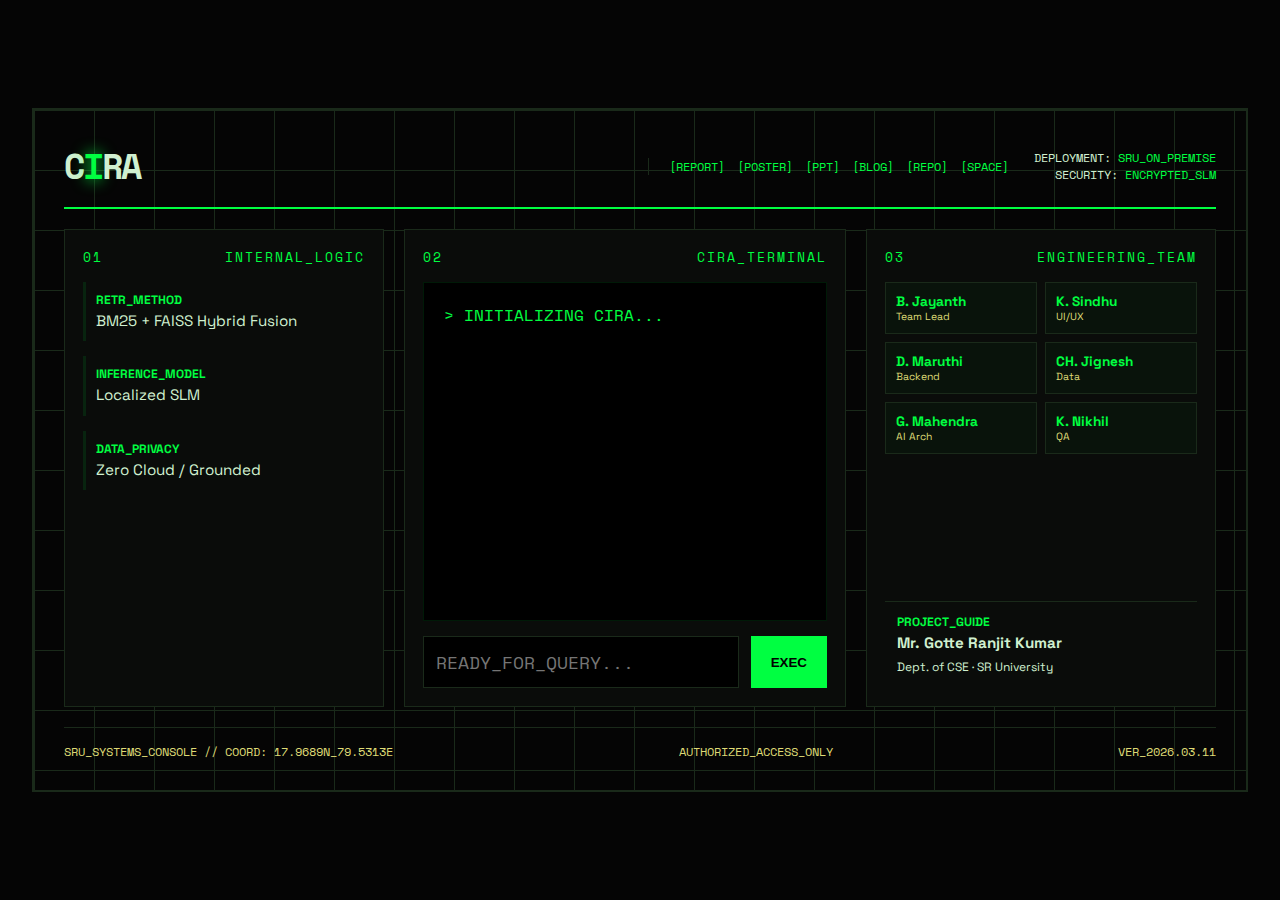
<file: CIRA/1.0/index.html>
<!DOCTYPE html>
<html lang="en">

<head>
    <meta charset="UTF-8">
    <meta name="viewport" content="width=device-width, initial-scale=1.0">
    <title>CIRA | System Console</title>
    <link href="https://fonts.googleapis.com/css2?family=Space+Grotesk:wght@300;500;700&family=Space+Mono&display=swap"
        rel="stylesheet">
    <style>
        :root {
            --bg: #050505;
            --panel: #0a0c0a;
            --accent: #00ff41;
            --accent-dim: rgba(0, 255, 65, 0.1);
            --border: #1a2a1a;
            --text-main: #d0f0d0;
            --text-dim: #deda75;
        }

        * {
            box-sizing: border-box;
            margin: 0;
            padding: 0;
        }

        body {
            background-color: var(--bg);
            color: var(--text-main);
            font-family: 'Space Grotesk', sans-serif;
            height: 100vh;
            display: flex;
            align-items: center;
            justify-content: center;
            overflow: hidden;
            font-size: 18px;
        }

        /* --- DOCUMENT OVERLAY --- */
        #overlay {
            position: fixed;
            inset: 0;
            background: rgba(0, 0, 0, 0.95);
            z-index: 1000;
            display: none;
            flex-direction: column;
            padding: 30px;
        }

        #overlay-header {
            display: flex;
            justify-content: space-between;
            align-items: center;
            margin-bottom: 15px;
            border-bottom: 1px solid var(--accent);
            padding-bottom: 10px;
        }

        #overlay-frame {
            flex: 1;
            border: 1px solid var(--border);
            background: #fff;
            border-radius: 4px;
        }

        .close-btn {
            background: var(--accent);
            color: #000;
            border: none;
            padding: 5px 15px;
            cursor: pointer;
            font-weight: 700;
            font-family: 'Space Mono';
        }

        .console-canvas {
            width: 95vw;
            height: calc(95vw * 9 / 16);
            max-height: 95vh;
            max-width: calc(95vh * 16 / 9);
            border: 2px solid var(--border);
            background-image:
                linear-gradient(var(--border) 1px, transparent 1px),
                linear-gradient(90deg, var(--border) 1px, transparent 1px);
            background-size: 60px 60px;
            display: grid;
            grid-template-rows: auto 1fr auto;
            padding: 30px;
            gap: 20px;
            position: relative;
        }

        .top-nav {
            display: flex;
            justify-content: space-between;
            align-items: center;
            border-bottom: 2px solid var(--accent);
            padding-bottom: 15px;
        }

        .brand {
            font-family: 'Space Mono', monospace;
            font-weight: 700;
            font-size: 2.2rem;
            letter-spacing: -2px;
        }

        .brand span {
            color: var(--accent);
            text-shadow: 0 0 15px var(--accent);
        }

        /* --- HEADER OPTIONS --- */
        .header-meta {
            display: flex;
            align-items: center;
            gap: 25px;
            font-family: 'Space Mono', monospace;
            font-size: 0.75rem;
            text-align: right;
        }

        .nav-group {
            display: flex;
            gap: 12px;
            border-left: 1px solid var(--border);
            padding-left: 20px;
        }

        .nav-group span,
        .nav-group a {
            color: var(--accent);
            text-decoration: none;
            cursor: pointer;
            transition: opacity 0.2s;
        }

        .nav-group span:hover,
        .nav-group a:hover {
            text-decoration: underline;
            opacity: 0.8;
        }

        .main-layout {
            display: grid;
            grid-template-columns: 320px 1fr 350px;
            gap: 20px;
            min-height: 0;
        }

        .panel {
            background: var(--panel);
            border: 1px solid var(--border);
            padding: 18px;
            display: flex;
            flex-direction: column;
            position: relative;
        }

        .panel-header {
            font-family: 'Space Mono', monospace;
            font-size: 0.8rem;
            color: var(--accent);
            margin-bottom: 15px;
            display: flex;
            justify-content: space-between;
            text-transform: uppercase;
            letter-spacing: 2px;
        }

        .data-node {
            margin-bottom: 15px;
            padding: 10px;
            border-left: 3px solid var(--accent-dim);
        }

        .node-lbl {
            font-size: 0.75rem;
            color: var(--accent);
            font-weight: 700;
            display: block;
        }

        .node-val {
            font-size: 0.95rem;
            color: var(--text-main);
            line-height: 1.4;
        }

        .terminal-core {
            flex: 1;
            background: #000;
            border: 1px solid var(--accent-dim);
            padding: 20px;
            font-family: 'Space Mono', monospace;
            font-size: 1rem;
            overflow-y: auto;
            color: var(--accent);
        }

        .term-line {
            margin-bottom: 10px;
            opacity: 0;
            transform: translateY(5px);
            transition: all 0.3s ease;
        }

        .term-line.visible {
            opacity: 1;
            transform: translateY(0);
        }

        .cursor {
            display: inline-block;
            width: 10px;
            height: 18px;
            background: var(--accent);
            animation: blink 1s infinite;
            vertical-align: middle;
        }

        .input-area {
            margin-top: 15px;
            display: flex;
            gap: 12px;
        }

        .input-area input {
            flex: 1;
            background: #000;
            border: 1px solid var(--border);
            color: var(--accent);
            padding: 12px;
            outline: none;
            font-family: 'Space Mono';
            font-size: 1.1rem;
        }

        .team-matrix {
            display: grid;
            grid-template-columns: 1fr 1fr;
            gap: 8px;
        }

        .member-chip {
            background: rgba(0, 255, 65, 0.03);
            border: 1px solid var(--border);
            padding: 10px;
        }

        .member-chip h6 {
            font-size: 0.85rem;
            color: var(--accent);
        }

        .member-chip p {
            font-size: 0.65rem;
            color: var(--text-dim);
        }

        @keyframes blink {
            50% {
                opacity: 0;
            }
        }

        footer {
            display: flex;
            justify-content: space-between;
            font-family: 'Space Mono', monospace;
            font-size: 0.75rem;
            color: var(--text-dim);
            padding-top: 15px;
            border-top: 1px solid var(--border);
        }
    </style>
</head>

<body>

    <div id="overlay">
        <div id="overlay-header">
            <span id="overlay-title" style="font-family:'Space Mono'; color:var(--accent)">DOCUMENT_VIEWER</span>
            <button class="close-btn" onclick="closeOverlay()">X CLOSE</button>
        </div>
        <iframe id="overlay-frame" src=""></iframe>
    </div>

    <div class="console-canvas">
        <nav class="top-nav">
            <div class="brand">C<span>I</span>RA</div>
            <div class="header-meta">
                <div class="nav-group">
                    <span onclick="openDoc('Report', 'report.pdf')">[REPORT]</span>
                    <span onclick="openDoc('Poster', 'poster.pdf')">[POSTER]</span>
                    <span onclick="openDoc('PPT', 'presentation.pdf')">[PPT]</span>
                    <a href="https://medium.com/@jayanthbottu/c-i-r-a-111c2f6de0cb"
                        target="_blank">[BLOG]</a>
                    <a href="https://github.com/jayanthbottu/Campus-Information-Retrieval-Assistant"
                        target="_blank">[REPO]</a>
                    <a href="https://huggingface.co/spaces/jayanthbottu/CIRA/tree/main" target="_blank">[SPACE]</a>
                </div>
                <div>
                    DEPLOYMENT: <span style="color:var(--accent)">SRU_ON_PREMISE</span><br>
                    SECURITY: <span style="color:var(--accent)">ENCRYPTED_SLM</span>
                </div>
            </div>
        </nav>

        <main class="main-layout">
            <section class="panel">
                <div class="panel-header"><span>01</span><span>Internal_Logic</span></div>
                <div class="data-node">
                    <span class="node-lbl">RETR_METHOD</span>
                    <span class="node-val">BM25 + FAISS Hybrid Fusion</span>
                </div>
                <div class="data-node">
                    <span class="node-lbl">INFERENCE_MODEL</span>
                    <span class="node-val">Localized SLM</span>
                </div>
                <div class="data-node">
                    <span class="node-lbl">DATA_PRIVACY</span>
                    <span class="node-val">Zero Cloud / Grounded</span>
                </div>
            </section>

            <section class="panel">
                <div class="panel-header"><span>02</span><span>CIRA_Terminal</span></div>
                <div class="terminal-core" id="terminal">
                </div>
                <div class="input-area">
                    <input type="text" placeholder="READY_FOR_QUERY..." id="termInput">
                    <button
                        style="background:var(--accent); color:black; border:none; padding: 0 20px; font-weight:700; cursor:pointer;">EXEC</button>
                </div>
            </section>

            <section class="panel">
                <div class="panel-header"><span>03</span><span>Engineering_Team</span></div>
                <div class="team-matrix">
                    <div class="member-chip">
                        <h6>B. Jayanth</h6>
                        <p>Team Lead</p>
                    </div>
                    <div class="member-chip">
                        <h6>K. Sindhu</h6>
                        <p>UI/UX</p>
                    </div>
                    <div class="member-chip">
                        <h6>D. Maruthi</h6>
                        <p>Backend</p>
                    </div>
                    <div class="member-chip">
                        <h6>CH. Jignesh</h6>
                        <p>Data</p>
                    </div>
                    <div class="member-chip">
                        <h6>G. Mahendra</h6>
                        <p>AI Arch</p>
                    </div>
                    <div class="member-chip">
                        <h6>K. Nikhil</h6>
                        <p>QA</p>
                    </div>
                </div>
                <div style="margin-top: auto; padding: 12px; border-top: 1px solid var(--border);">
                    <span class="node-lbl">PROJECT_GUIDE</span>
                    <span class="node-val" style="font-weight:700">Mr. Gotte Ranjit Kumar</span><br>
                    <span class="node-val" style="font-size: 0.75rem">Dept. of CSE · SR University</span>
                </div>
            </section>
        </main>

        <footer>
            <div>SRU_SYSTEMS_CONSOLE // COORD: 17.9689N_79.5313E</div>
            <div>AUTHORIZED_ACCESS_ONLY</div>
            <div>VER_2026.03.11</div>
        </footer>
    </div>

    <script>
        const terminal = document.getElementById('terminal');
        const lines = [
            { text: "> INITIALIZING CIRA...", delay: 500 },
            { text: "> ESTABLISHING SECURE CONNECTION...", delay: 1000 },
            { text: "> [USER]: Hi", delay: 1500, color: '#d0f0d0' },
            { text: "> [SYSTEM]: This is CIRA, your campus assistant.", delay: 2200 },
            { text: "> RAG PIPELINE ONLINE. READY FOR QUERY. <span class='cursor'></span>", delay: 3000 }
        ];

        function runAnimation() {
            lines.forEach((line, index) => {
                setTimeout(() => {
                    const div = document.createElement('div');
                    div.className = 'term-line';
                    div.innerHTML = line.text;
                    if (line.color) div.style.color = line.color;
                    terminal.appendChild(div);
                    void div.offsetWidth;
                    div.classList.add('visible');
                    terminal.scrollTop = terminal.scrollHeight;
                }, line.delay);
            });
        }

        function openDoc(title, url) {
            document.getElementById('overlay-title').innerText = "VIEWING_" + title.toUpperCase();
            document.getElementById('overlay-frame').src = url;
            document.getElementById('overlay').style.display = 'flex';
        }

        function closeOverlay() {
            document.getElementById('overlay').style.display = 'none';
            document.getElementById('overlay-frame').src = '';
        }

        window.onload = runAnimation;
    </script>
</body>

</html>
</file>
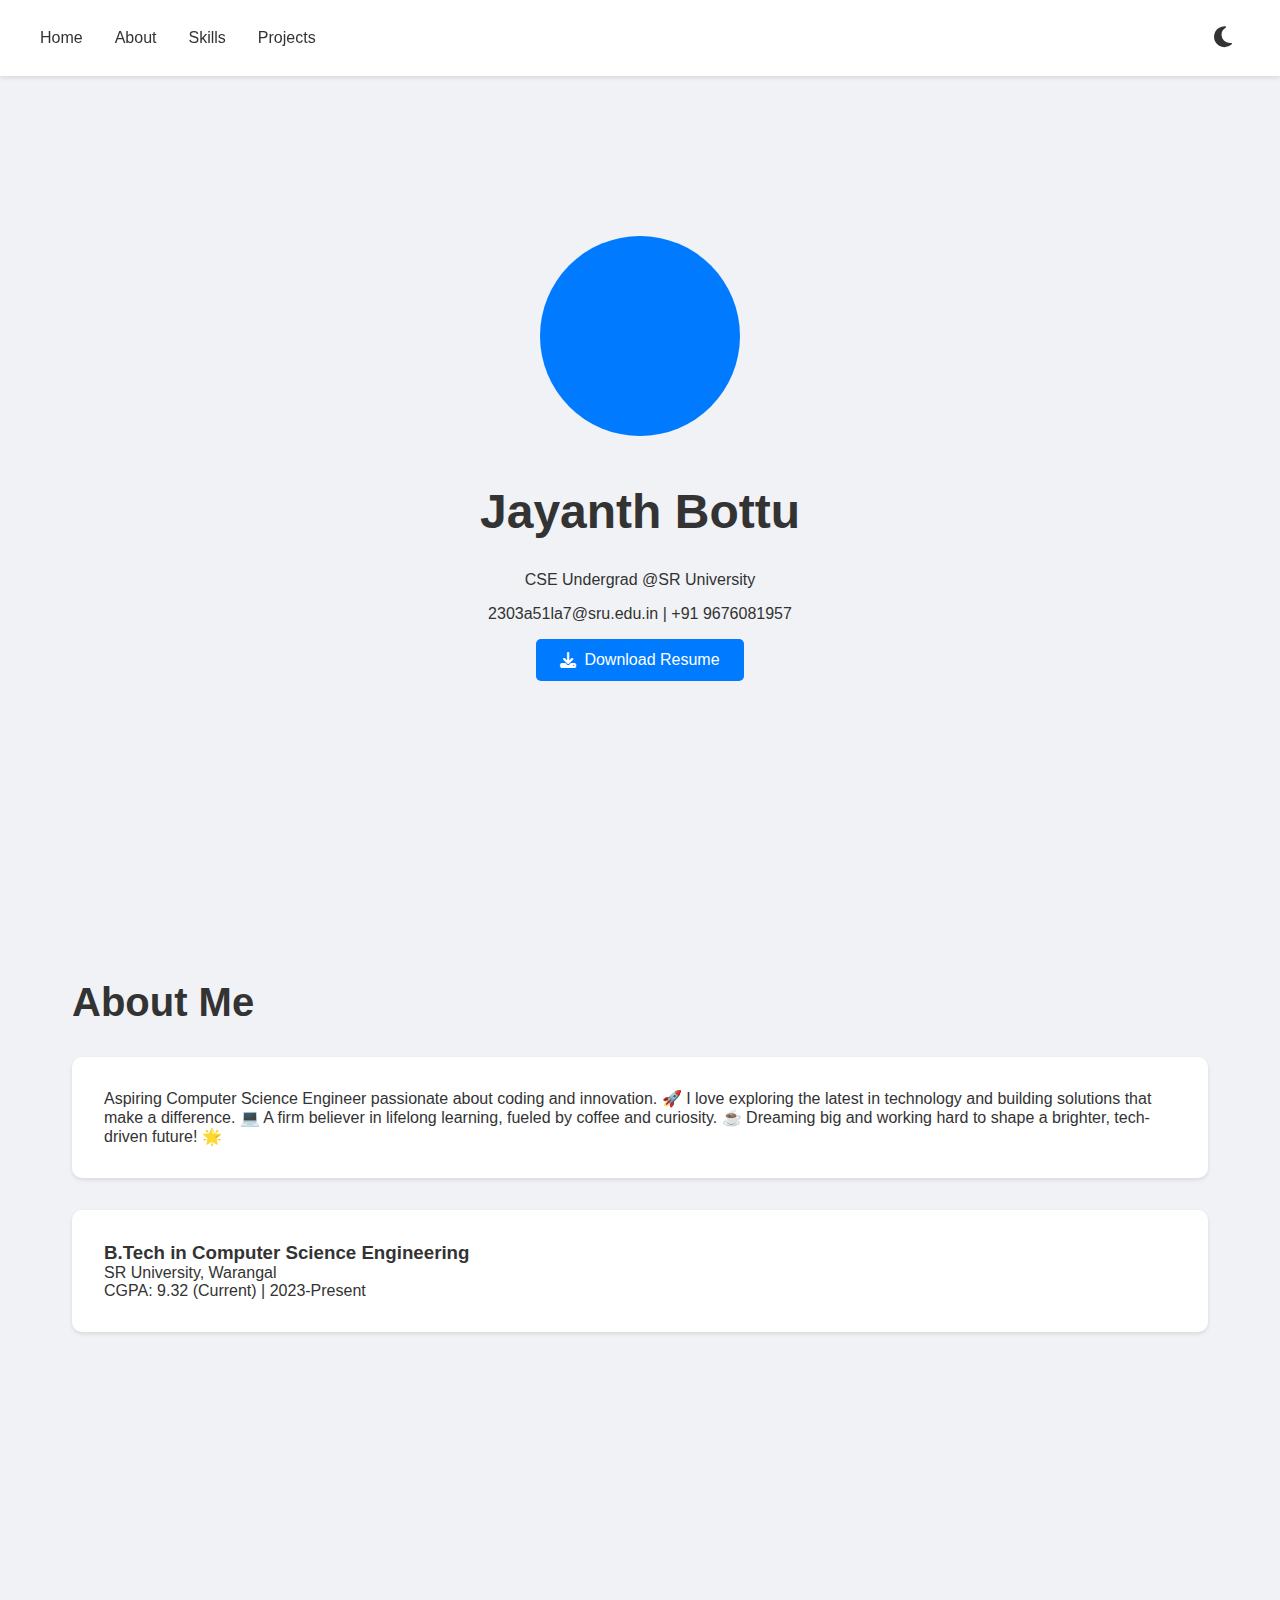
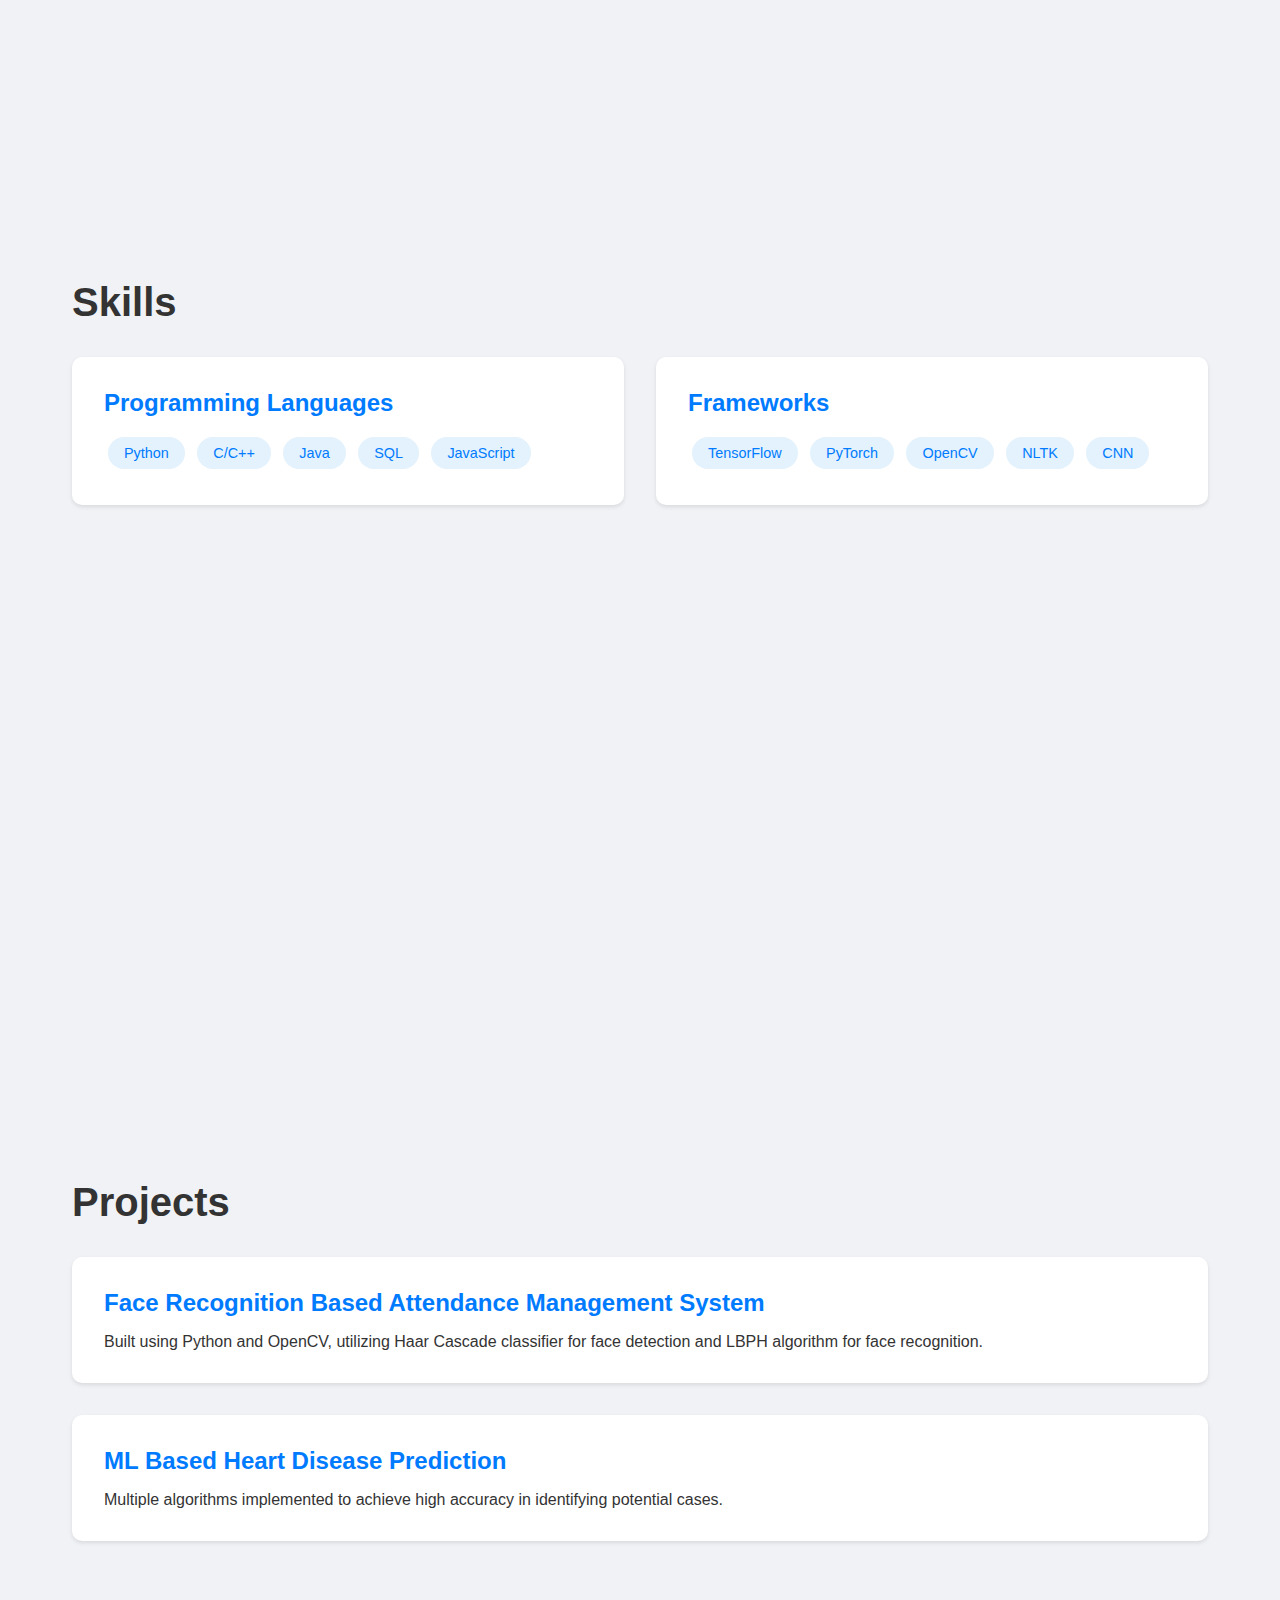
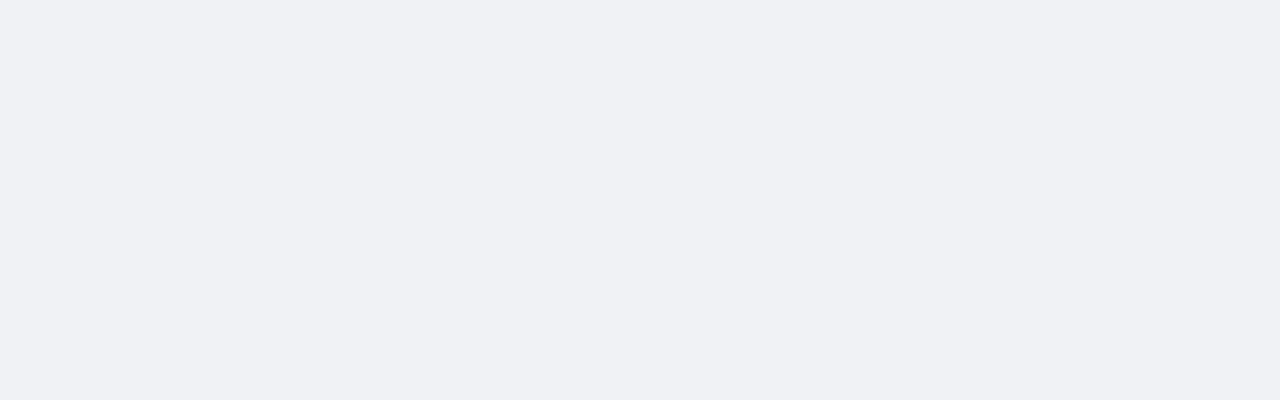
<file: index (1).html>
<!DOCTYPE html>
<html lang="en">

<head>
    <meta charset="UTF-8">
    <meta name="viewport" content="width=device-width, initial-scale=1.0">
    <title>Jayanth Bottu - Portfolio</title>
    <link rel="icon" type="image/png" href="favicon-32x32.png">

    <link rel="stylesheet" href="https://cdnjs.cloudflare.com/ajax/libs/font-awesome/6.5.1/css/all.min.css">
    <style>
        :root {
            --bg-color: #f0f2f5;
            --text-color: #333;
            --card-bg: #ffffff;
            --primary-color: #007bff;
            --secondary-color: #6c757d;
            --accent-color: #e3f2fd;
        }

        [data-theme="dark"] {
            --bg-color: #1a1a1a;
            --text-color: #ffffff;
            --card-bg: #2d2d2d;
            --primary-color: #4dabf7;
            --secondary-color: #adb5bd;
            --accent-color: #1e3a5f;
        }

        * {
            margin: 0;
            padding: 0;
            box-sizing: border-box;
            font-family: 'Segoe UI', sans-serif;
            scroll-behavior: smooth;
        }

        body {
            background: var(--bg-color);
            color: var(--text-color);
            transition: all 0.3s ease;
        }

        /* Navigation */
        nav {
            background: var(--card-bg);
            padding: 1rem;
            box-shadow: 0 2px 4px rgba(0, 0, 0, 0.1);
            position: fixed;
            width: 100%;
            top: 0;
            z-index: 100;
        }

        .nav-container {
            max-width: 1200px;
            margin: 0 auto;
            display: flex;
            justify-content: space-between;
            align-items: center;
        }

        .nav-links {
            display: flex;
            gap: 2rem;
        }

        .nav-links a {
            text-decoration: none;
            color: var(--text-color);
            font-weight: 500;
            transition: color 0.3s;
        }

        .nav-links a:hover {
            color: var(--primary-color);
        }

        /* Theme Toggle */
        .theme-toggle {
            background: none;
            border: none;
            color: var(--text-color);
            cursor: pointer;
            font-size: 1.5rem;
            padding: 0.5rem;
        }

        /* Sections */
        section {
            padding: 5rem 2rem;
            max-width: 1200px;
            margin: 0 auto;
            min-height: 100vh;
        }

        /* Home Section */
        #home {
            text-align: center;
            display: flex;
            flex-direction: column;
            justify-content: center;
            align-items: center;
            gap: 1rem;
            padding-top: 6rem;
        }

        .profile-img {
            width: 200px;
            height: 200px;
            border-radius: 50%;
            background: var(--primary-color) url('picj.jpg') center/cover;
            margin-bottom: 2rem;
        }

        h1 {
            font-size: 3rem;
            color: var(--text-color);
            margin-bottom: 1rem;
        }

        /* About Section */
        .education-card {
            background: var(--card-bg);
            padding: 2rem;
            border-radius: 10px;
            box-shadow: 0 2px 4px rgba(0, 0, 0, 0.1);
            margin-bottom: 2rem;
        }

        /* Skills Section */
        .skills-container {
            display: grid;
            grid-template-columns: repeat(auto-fit, minmax(300px, 1fr));
            gap: 2rem;
        }

        .skill-card {
            background: var(--card-bg);
            padding: 2rem;
            border-radius: 10px;
            box-shadow: 0 2px 4px rgba(0, 0, 0, 0.1);
        }

        .skill-title {
            font-size: 1.5rem;
            margin-bottom: 1rem;
            color: var(--primary-color);
        }

        .skill-tag {
            background: var(--accent-color);
            color: var(--primary-color);
            padding: 0.5rem 1rem;
            border-radius: 20px;
            font-size: 0.9rem;
            display: inline-block;
            margin: 0.25rem;
        }

        /* Projects Section */
        .project-card {
            background: var(--card-bg);
            padding: 2rem;
            border-radius: 10px;
            box-shadow: 0 2px 4px rgba(0, 0, 0, 0.1);
            margin-bottom: 2rem;
        }

        .project-title {
            color: var(--primary-color);
            font-size: 1.5rem;
            margin-bottom: 1rem;
        }

        .section-title {
            font-size: 2.5rem;
            margin-bottom: 2rem;
            color: var(--text-color);
        }

        /* Resume Button */
        .resume-btn {
            background: var(--primary-color);
            color: white;
            padding: 0.75rem 1.5rem;
            border-radius: 5px;
            text-decoration: none;
            display: inline-flex;
            align-items: center;
            gap: 0.5rem;
            transition: background 0.3s;
        }

        .resume-btn:hover {
            background: var(--accent-color);
            color: var(--primary-color);
        }

        @media (max-width: 768px) {
            .nav-links {
                display: none;
            }

            section {
                padding: 3rem 1rem;
            }

            h1 {
                font-size: 2rem;
            }

            .section-title {
                font-size: 2rem;
            }
        }
    </style>
</head>

<body>
    <nav>
        <div class="nav-container">
            <div class="nav-links">
                <a href="#home">Home</a>
                <a href="#about">About</a>
                <a href="#skills">Skills</a>
                <a href="#projects">Projects</a>
            </div>
            <button class="theme-toggle" aria-label="Toggle theme">
                <i class="fas fa-moon"></i>
            </button>
        </div>
    </nav>

    <section id="home">
        <div class="profile-img"></div>
        <h1>Jayanth Bottu</h1>
        <p>CSE Undergrad @SR University</p>
        <p>2303a51la7@sru.edu.in | +91 9676081957</p>
        <a href="https://drive.google.com/file/d/12WxE24Qk3bPyxbDGiRzG70JCCrjLkQsy/view?usp=drive_link" class="resume-btn" download>
            <i class="fas fa-download"></i> Download Resume
        </a>
    </section>

    <section id="about">
        <h2 class="section-title">About Me</h2>
        <div class="education-card">
            <p>Aspiring Computer Science Engineer passionate about coding and innovation. 🚀 I love exploring the latest in technology and building solutions that make a difference. 💻 A firm believer in lifelong learning, fueled by coffee and curiosity. ☕ Dreaming big and working hard to shape a brighter, tech-driven future! 🌟</p>
        </div>
        <div class="education-card">
            <h3>B.Tech in Computer Science Engineering</h3>
            <p>SR University, Warangal</p>
            <p>CGPA: 9.32 (Current) | 2023-Present</p>
        </div>

    </section>

    <section id="skills">
        <h2 class="section-title">Skills</h2>
        <div class="skills-container">
            <div class="skill-card">
                <h3 class="skill-title">Programming Languages</h3>
                <div class="skill-tags">
                    <span class="skill-tag">Python</span>
                    <span class="skill-tag">C/C++</span>
                    <span class="skill-tag">Java</span>
                    <span class="skill-tag">SQL</span>
                    <span class="skill-tag">JavaScript</span>
                </div>
            </div>
            <div class="skill-card">
                <h3 class="skill-title">Frameworks</h3>
                <div class="skill-tags">
                    <span class="skill-tag">TensorFlow</span>
                    <span class="skill-tag">PyTorch</span>
                    <span class="skill-tag">OpenCV</span>
                    <span class="skill-tag">NLTK</span>
                    <span class="skill-tag">CNN</span>
                </div>
            </div>
        </div>
    </section>

    <section id="projects">
        <h2 class="section-title">Projects</h2>
        <div class="project-card">
            <h3 class="project-title">Face Recognition Based Attendance Management System</h3>
            <p>Built using Python and OpenCV, utilizing Haar Cascade classifier for face detection and LBPH algorithm
                for face recognition.</p>
        </div>
        <div class="project-card">
            <h3 class="project-title">ML Based Heart Disease Prediction</h3>
            <p>Multiple algorithms implemented to achieve high accuracy in identifying potential cases.</p>
        </div>
    </section>

    <script>
        // Theme Toggle Functionality
        const themeToggle = document.querySelector('.theme-toggle');
        const icon = themeToggle.querySelector('i');
        
        // Check for saved theme preference
        const savedTheme = localStorage.getItem('theme');
        if (savedTheme) {
            document.documentElement.setAttribute('data-theme', savedTheme);
            icon.className = savedTheme === 'dark' ? 'fas fa-sun' : 'fas fa-moon';
        }

        themeToggle.addEventListener('click', () => {
            const currentTheme = document.documentElement.getAttribute('data-theme');
            const newTheme = currentTheme === 'dark' ? 'light' : 'dark';
            
            document.documentElement.setAttribute('data-theme', newTheme);
            localStorage.setItem('theme', newTheme);
            
            // Toggle icon
            icon.className = newTheme === 'dark' ? 'fas fa-sun' : 'fas fa-moon';
        });

        // Smooth Scrolling for Navigation Links
        document.querySelectorAll('a[href^="#"]').forEach(anchor => {
            anchor.addEventListener('click', function (e) {
                e.preventDefault();
                document.querySelector(this.getAttribute('href')).scrollIntoView({
                    behavior: 'smooth'
                });
            });
        });
    </script>
</body>

</html>
</file>
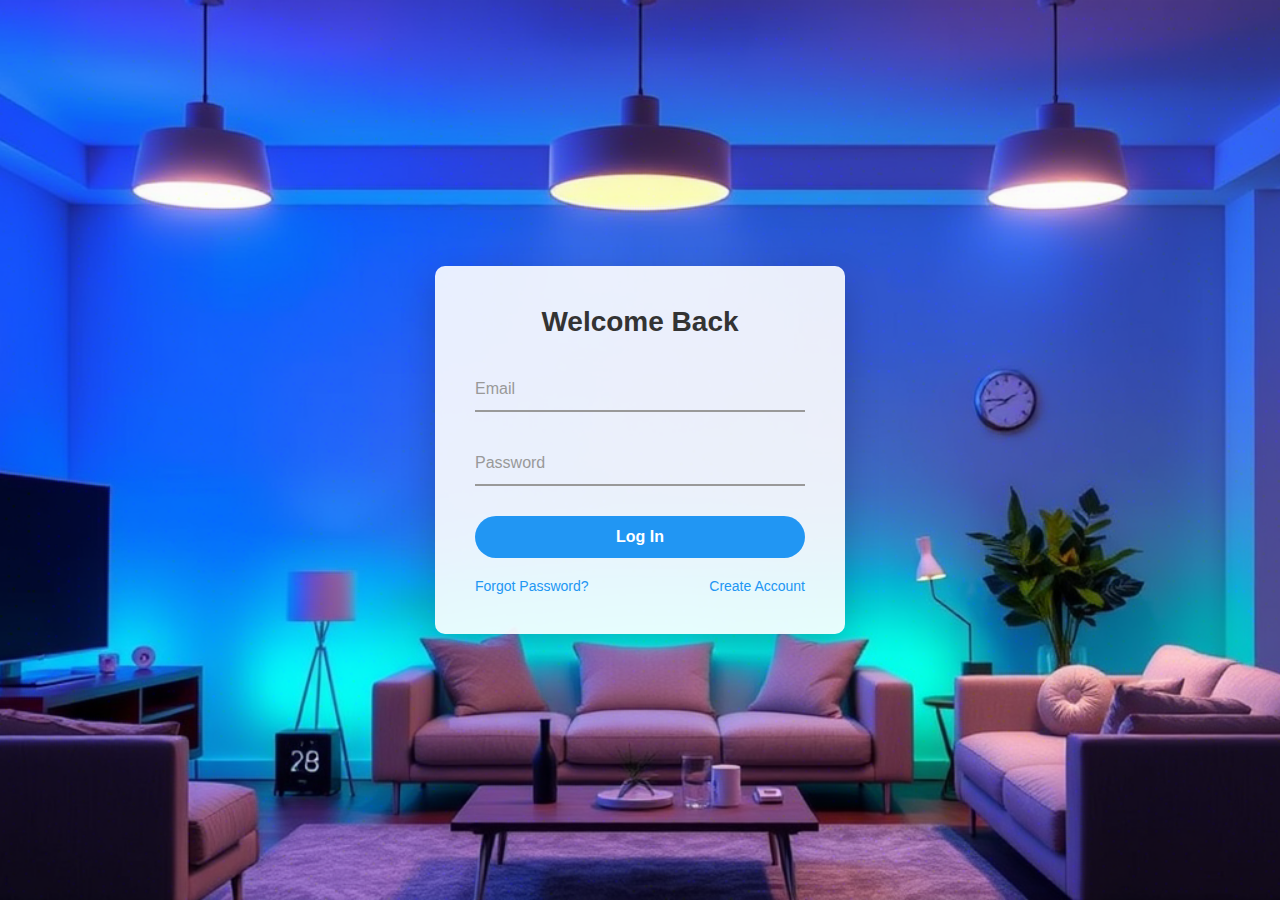
<file: SmartHomeAutomation/login.html>
<!DOCTYPE html>
<html lang="en">
  <head>
    <meta charset="UTF-8" />
    <meta name="viewport" content="width=device-width, initial-scale=1.0" />
    <title>Smart Home Login Panel</title>
    <link rel="stylesheet" href="pages/login.css" />
    <link rel="icon" type="image/png" href="https://img.icons8.com/fluency/48/smart-home-connection.png" />


  </head>
  <body>
    <div class="container">
      <div class="login-box">
        <h2>Welcome Back</h2>
        <form action="LoginServlet" method="post">
          <div class="input-box">
            <input type="email" name="email" required />
            <label>Email</label>
          </div>
          <div class="input-box">
            <input type="password" name="password" required />
            <label>Password</label>
          </div>
          <button type="submit" class="login-btn">Log In</button>
          <div class="links">
            <a href="pages/password.html">Forgot Password?</a>
            <a href="register.html">Create Account</a>
          </div>
        </form>
      </div>
    </div>
  </body>
</html>
</file>
<file: SmartHomeAutomation/pages/login.css>
/* Login Page CSS */

* {
  margin: 0;
  padding: 0;
  box-sizing: border-box;
  font-family: 'Segoe UI', Tahoma, Geneva, Verdana, sans-serif;
}

body {
  display: flex;
  justify-content: center;
  align-items: center;
  min-height: 100vh;
  background-image: url("img/login.png"); /* Replace with your image path */
  background-size: cover; /* Ensures it covers entire screen */
  background-position: center; /* Keeps image centred */
  background-repeat: no-repeat;}

.container {
  position: relative;
  width: 100%;
  max-width: 450px;
  padding: 20px;
}

.login-box {
  position: relative;
  width: 100%;
  padding: 40px;
  background: rgba(255, 255, 255, 0.9);
  border-radius: 10px;
  box-shadow: 0 15px 35px rgba(0, 0, 0, 0.2);
}

.login-box h2 {
  font-size: 28px;
  color: #333;
  text-align: center;
  margin-bottom: 30px;
}

.input-box {
  position: relative;
  width: 100%;
  margin-bottom: 30px;
}

.input-box input {
  width: 100%;
  padding: 12px 0;
  font-size: 16px;
  color: #333;
  border: none;
  border-bottom: 2px solid #999;
  outline: none;
  background: transparent;
  transition: 0.5s;
}

.input-box label {
  position: absolute;
  top: 0;
  left: 0;
  padding: 12px 0;
  font-size: 16px;
  color: #999;
  pointer-events: none;
  transition: 0.5s;
}

.input-box input:focus ~ label,
.input-box input:valid ~ label {
  top: -20px;
  left: 0;
  color: #2196F3;
  font-size: 14px;
}

.input-box input:focus,
.input-box input:valid {
  border-bottom: 2px solid #2196F3;
}

.login-btn {
  position: relative;
  display: block;
  width: 100%;
  padding: 12px 0;
  background: #2196F3;
  color: #fff;
  border: none;
  border-radius: 25px;
  font-size: 16px;
  font-weight: 600;
  cursor: pointer;
  transition: 0.5s;
}

.login-btn:hover {
  background: #0d8aee;
}

.links {
  display: flex;
  justify-content: space-between;
  margin-top: 20px;
}

.links a {
  font-size: 14px;
  color: #2196F3;
  text-decoration: none;
}

.links a:hover {
  text-decoration: underline;
}

@media (max-width: 480px) {
  .container {
      padding: 10px;
  }
  
  .login-box {
      padding: 30px 20px;
  }
}
</file>
